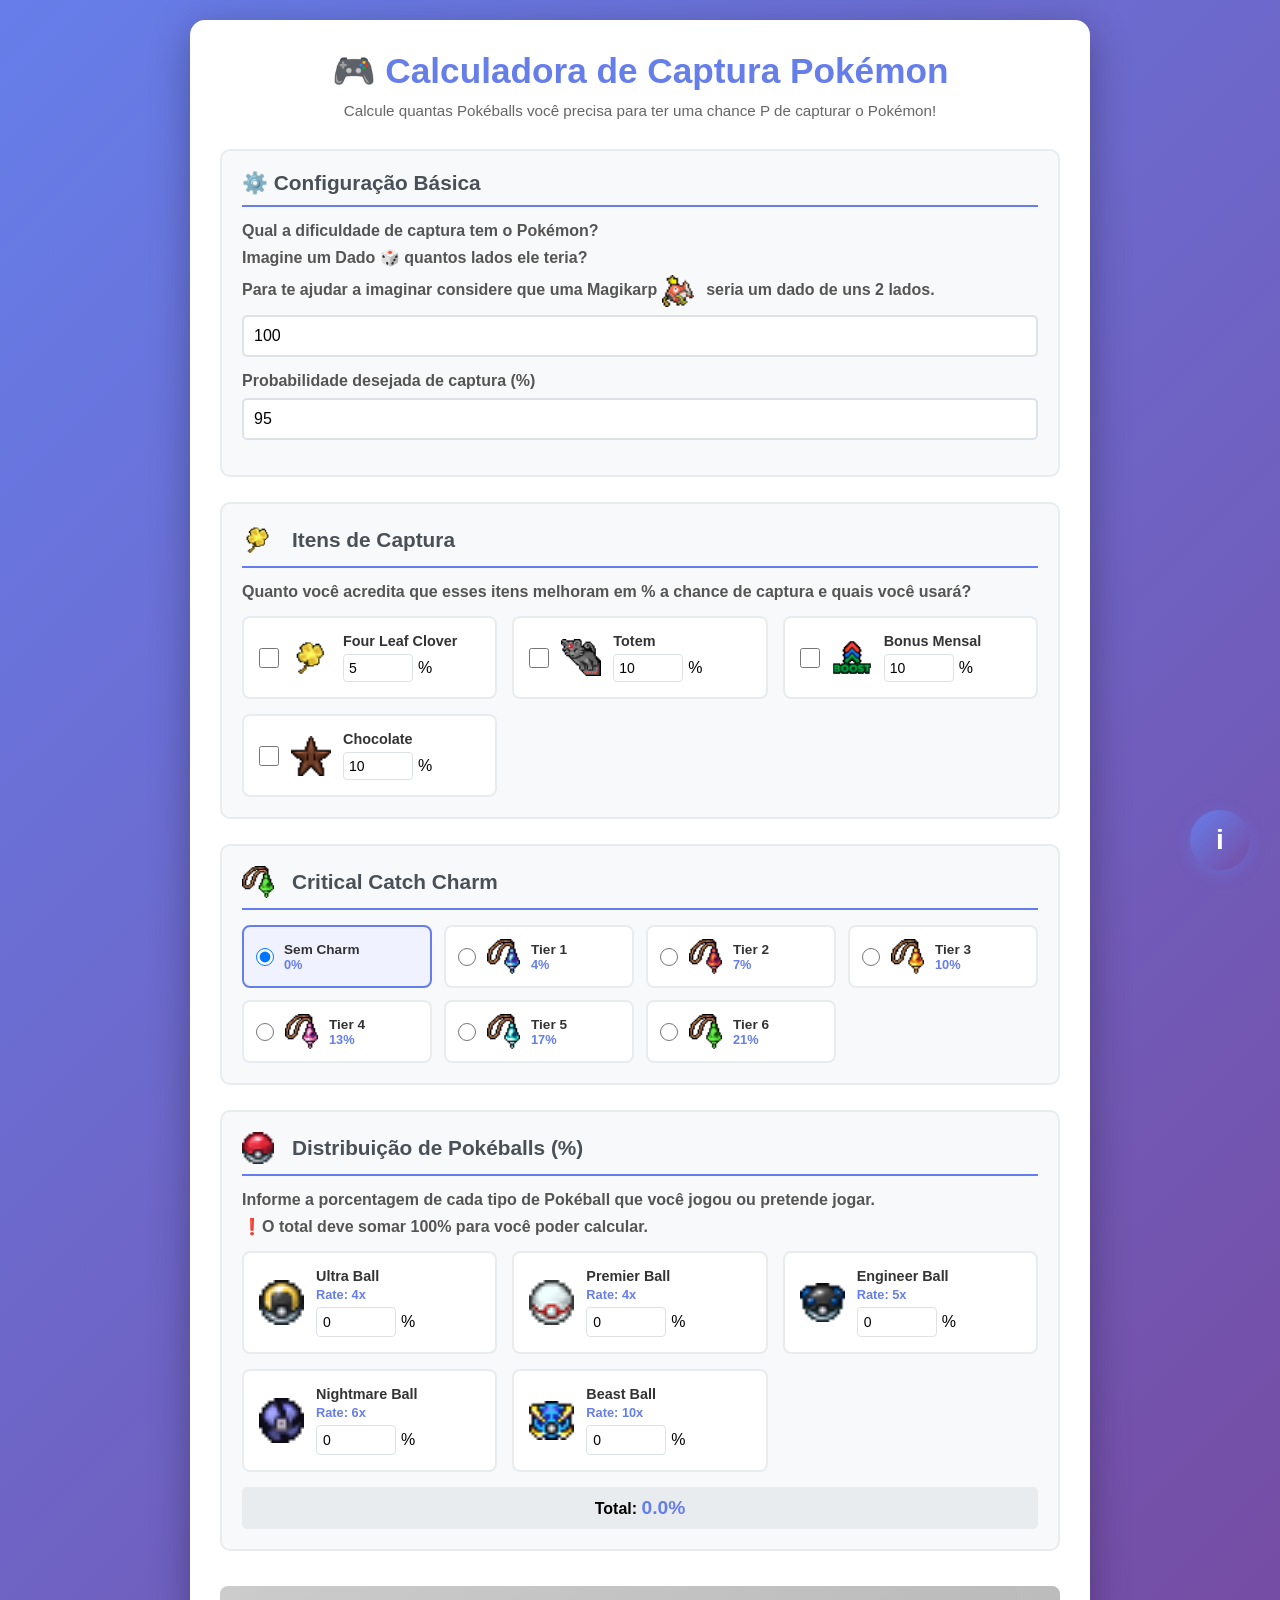
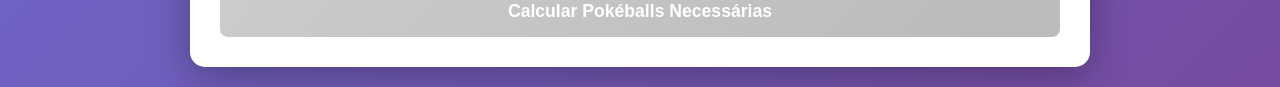
<file: caculadoras/balls/index.html>
<!DOCTYPE html>
<html lang="pt-br">

<head>
    <meta charset="UTF-8">
    <meta name="viewport" content="width=device-width, initial-scale=1.0">
    <title>Calculadora de Captura Pokémon</title>
    <style>
        * {
            margin: 0;
            padding: 0;
            box-sizing: border-box;
        }

        body {
            font-family: 'Segoe UI', Tahoma, Geneva, Verdana, sans-serif;
            background: linear-gradient(135deg, #667eea 0%, #764ba2 100%);
            padding: 20px;
            min-height: 100vh;
        }

        .container {
            max-width: 900px;
            margin: auto;
            background-color: #fff;
            border-radius: 15px;
            box-shadow: 0 10px 40px rgba(0, 0, 0, 0.3);
            padding: 30px;
        }

        h1 {
            color: #667eea;
            text-align: center;
            margin-bottom: 10px;
            font-size: 2.2em;
        }

        .subtitle {
            text-align: center;
            color: #666;
            margin-bottom: 30px;
            font-size: 0.95em;
        }

        .section {
            background-color: #f8f9fa;
            padding: 20px;
            border-radius: 10px;
            margin-bottom: 25px;
            border: 2px solid #e9ecef;
        }

        .section-title {
            color: #495057;
            font-size: 1.3em;
            margin-bottom: 15px;
            padding-bottom: 10px;
            border-bottom: 2px solid #667eea;
            display: flex;
            align-items: center;
            gap: 10px;
        }

        .input-group {
            margin-bottom: 15px;
        }

        .input-group label {
            display: block;
            margin-bottom: 8px;
            font-weight: 600;
            color: #555;
        }

        .input-group input[type="number"] {
            width: 100%;
            padding: 10px;
            border: 2px solid #dee2e6;
            border-radius: 5px;
            font-size: 16px;
            transition: border-color 0.3s;
        }

        .input-group input[type="number"]:focus {
            outline: none;
            border-color: #667eea;
        }

        /* Itens Section */
        .items-grid {
            display: grid;
            grid-template-columns: repeat(auto-fit, minmax(250px, 1fr));
            gap: 15px;
        }

        .item-card {
            background: white;
            padding: 15px;
            border-radius: 8px;
            border: 2px solid #e9ecef;
            display: flex;
            align-items: center;
            gap: 12px;
        }

        .item-card input[type="checkbox"] {
            width: 20px;
            height: 20px;
            cursor: pointer;
        }

        .item-image {
            width: 40px;
            height: 40px;
            object-fit: contain;
        }

        .item-info {
            flex: 1;
        }

        .item-name {
            font-weight: 600;
            color: #333;
            margin-bottom: 5px;
            font-size: 0.9em;
        }

        .item-input {
            display: flex;
            align-items: center;
            gap: 5px;
        }

        .item-input input {
            width: 70px;
            padding: 5px;
            border: 1px solid #dee2e6;
            border-radius: 4px;
            font-size: 14px;
        }

        /* Critical Catch Section */
        .critical-grid {
            display: grid;
            grid-template-columns: repeat(auto-fit, minmax(150px, 1fr));
            gap: 12px;
        }

        .critical-option {
            background: white;
            padding: 12px;
            border-radius: 8px;
            border: 2px solid #e9ecef;
            display: flex;
            align-items: center;
            gap: 10px;
            cursor: pointer;
            transition: all 0.3s;
        }

        .critical-option:hover {
            border-color: #667eea;
            transform: translateY(-2px);
        }

        .critical-option input[type="radio"] {
            width: 18px;
            height: 18px;
            cursor: pointer;
        }

        .critical-option.selected {
            border-color: #667eea;
            background-color: #f0f3ff;
        }

        .critical-image {
            width: 35px;
            height: 35px;
            object-fit: contain;
        }

        .critical-info {
            flex: 1;
        }

        .critical-name {
            font-weight: 600;
            color: #333;
            font-size: 0.85em;
        }

        .critical-chance {
            color: #667eea;
            font-size: 0.8em;
            font-weight: 600;
        }

        /* Pokéballs Section */
        .pokeballs-grid {
            display: grid;
            grid-template-columns: repeat(auto-fit, minmax(200px, 1fr));
            gap: 15px;
        }

        .pokeball-card {
            background: white;
            padding: 15px;
            border-radius: 8px;
            border: 2px solid #e9ecef;
            display: flex;
            align-items: center;
            gap: 12px;
        }

        .pokeball-image {
            width: 45px;
            height: 45px;
            object-fit: contain;
        }

        .pokeball-info {
            flex: 1;
        }

        .pokeball-name {
            font-weight: 600;
            color: #333;
            margin-bottom: 3px;
            font-size: 0.9em;
        }

        .pokeball-rate {
            color: #667eea;
            font-size: 0.8em;
            font-weight: 600;
            margin-bottom: 5px;
        }

        .pokeball-input {
            display: flex;
            align-items: center;
        }

        .pokeball-input input {
            width: 80px;
            padding: 6px;
            border: 1px solid #dee2e6;
            border-radius: 4px;
            font-size: 14px;
        }

        /* Button */
        .calculate-btn {
            background: linear-gradient(135deg, #667eea 0%, #764ba2 100%);
            color: white;
            padding: 15px 30px;
            border: none;
            border-radius: 8px;
            cursor: pointer;
            font-size: 1.1em;
            font-weight: bold;
            width: 100%;
            transition: transform 0.3s, box-shadow 0.3s, opacity 0.3s;
            margin-top: 10px;
        }

        .calculate-btn:hover:not(:disabled) {
            transform: translateY(-2px);
            box-shadow: 0 5px 20px rgba(102, 126, 234, 0.4);
        }

        .calculate-btn:disabled {
            opacity: 0.5;
            cursor: not-allowed;
            background: linear-gradient(135deg, #999 0%, #777 100%);
        }

        /* Result */
        .result {
            background: linear-gradient(135deg, #e0f7fa 0%, #e1bee7 100%);
            padding: 25px;
            border-radius: 10px;
            margin-top: 25px;
            text-align: center;
            display: none;
        }

        .result.show {
            display: block;
            animation: slideIn 0.5s ease;
        }

        @keyframes slideIn {
            from {
                opacity: 0;
                transform: translateY(-20px);
            }

            to {
                opacity: 1;
                transform: translateY(0);
            }
        }

        .result h3 {
            color: #4a148c;
            margin-bottom: 15px;
            font-size: 1.5em;
        }

        .result-value {
            font-size: 2.5em;
            font-weight: bold;
            color: #667eea;
            margin: 15px 0;
        }

        .result-details {
            color: #555;
            line-height: 1.8;
            font-size: 1.05em;
        }

        .result-details strong {
            color: #4a148c;
        }

        .error {
            background-color: #ffebee;
            color: #c62828;
            padding: 15px;
            border-radius: 8px;
            border: 2px solid #ef5350;
            margin-top: 15px;
            font-weight: 600;
        }

        /* Info Button */
        .info-button {
            position: fixed;
            bottom: 30px;
            right: 30px;
            width: 60px;
            height: 60px;
            border-radius: 50%;
            background: linear-gradient(135deg, #667eea 0%, #764ba2 100%);
            color: white;
            border: none;
            font-size: 28px;
            font-weight: bold;
            cursor: pointer;
            box-shadow: 0 4px 15px rgba(102, 126, 234, 0.4);
            transition: transform 0.3s, box-shadow 0.3s;
            z-index: 1000;
            display: flex;
            align-items: center;
            justify-content: center;
        }

        .info-button:hover {
            transform: scale(1.1);
            box-shadow: 0 6px 20px rgba(102, 126, 234, 0.6);
        }

        /* Modal */
        .modal {
            display: none;
            position: fixed;
            z-index: 2000;
            left: 0;
            top: 0;
            width: 100%;
            height: 100%;
            background-color: rgba(0, 0, 0, 0.6);
            overflow: auto;
        }

        .modal.show {
            display: flex;
            align-items: center;
            justify-content: center;
            animation: fadeIn 0.3s ease;
        }

        @keyframes fadeIn {
            from { opacity: 0; }
            to { opacity: 1; }
        }

        .modal-content {
            background-color: #fff;
            margin: 20px;
            padding: 30px;
            border-radius: 15px;
            max-width: 800px;
            max-height: 90vh;
            overflow-y: auto;
            box-shadow: 0 10px 40px rgba(0,0,0,0.3);
            animation: slideDown 0.3s ease;
        }

        @keyframes slideDown {
            from {
                transform: translateY(-50px);
                opacity: 0;
            }
            to {
                transform: translateY(0);
                opacity: 1;
            }
        }

        .modal-header {
            display: flex;
            justify-content: space-between;
            align-items: center;
            margin-bottom: 20px;
            padding-bottom: 15px;
            border-bottom: 2px solid #667eea;
        }

        .modal-header h2 {
            color: #667eea;
            margin: 0;
            font-size: 1.8em;
        }

        .close-button {
            background: none;
            border: none;
            font-size: 32px;
            color: #999;
            cursor: pointer;
            transition: color 0.3s;
            line-height: 1;
        }

        .close-button:hover {
            color: #667eea;
        }

        .modal-section {
            margin-bottom: 20px;
        }

        .modal-section h3 {
            color: #495057;
            font-size: 1.3em;
            margin-bottom: 10px;
            display: flex;
            align-items: center;
            gap: 10px;
        }

        .modal-section p, .modal-section li {
            color: #555;
            line-height: 1.8;
            margin-bottom: 10px;
        }

        .modal-section ul {
            list-style: none;
            padding-left: 0;
        }

        .modal-section li {
            padding-left: 25px;
            position: relative;
        }

        .modal-section li:before {
            content: "•";
            color: #667eea;
            font-weight: bold;
            position: absolute;
            left: 8px;
        }

        .code-block {
            background-color: #f8f9fa;
            padding: 12px;
            border-radius: 5px;
            border-left: 4px solid #667eea;
            font-family: 'Courier New', monospace;
            font-size: 0.9em;
            color: #333;
            margin: 10px 0;
            overflow-x: auto;
        }

        .highlight {
            background-color: #fff3cd;
            padding: 2px 6px;
            border-radius: 3px;
            font-weight: 600;
        }
    </style>
</head>

<body>
    <div class="container">
        <h1>🎮 Calculadora de Captura Pokémon</h1>
        <p class="subtitle">Calcule quantas Pokéballs você precisa para ter uma chance P de capturar o Pokémon!</p>

        <!-- Configuração Básica -->
        <div class="section">
            <h2 class="section-title">⚙️ Configuração Básica</h2>

            <div class="input-group">
                <label for="diceSides">Qual a dificuldade de captura tem o Pokémon?</label>
                <label for="diceSides">Imagine um Dado 🎲 quantos lados ele teria?</label>
                <label for="diceSides">Para te ajudar a imaginar considere que uma Magikarp <img
                        src="Imagens/Mini_Magikarp.png" alt="Clover"
                        style="width: 32px; height: 32px; vertical-align: middle; margin-right: 8px;"> seria um dado de
                    uns 2 lados.</label>
                <input type="number" id="diceSides" value="100" min="2">
            </div>

            <div class="input-group">
                <label for="targetProbability">Probabilidade desejada de captura (%)</label>
                <input type="number" id="targetProbability" value="95" min="0.0001" max="99.9999" step="0.01">
            </div>
        </div>

        <!-- Itens -->
        <div class="section">
            <h2 class="section-title"><img src="Imagens/Itens/28px-Four_Leaf_Clover.gif" alt="Clover"
                    style="width: 32px; height: 32px; vertical-align: middle; margin-right: 8px;"> Itens de Captura</h2>
            <div class="input-group">
                <label for="diceSides">Quanto você acredita que esses itens melhoram em % a chance de captura e quais
                    você usará?</label>
            </div>
            <div class="items-grid" id="itemsGrid">
                <div class="item-card">
                    <input type="checkbox" id="item-clover" class="item-checkbox">
                    <img src="Imagens/Itens/28px-Four_Leaf_Clover.gif" alt="Four Leaf Clover" class="item-image">
                    <div class="item-info">
                        <div class="item-name">Four Leaf Clover</div>
                        <div class="item-input">
                            <input type="number" id="item-clover-value" value="5" min="0" max="100" step="0.1">
                            <span>%</span>
                        </div>
                    </div>
                </div>

                <div class="item-card">
                    <input type="checkbox" id="item-totem" class="item-checkbox">
                    <img src="Imagens/Itens/totem.png" alt="Totem" class="item-image">
                    <div class="item-info">
                        <div class="item-name">Totem</div>
                        <div class="item-input">
                            <input type="number" id="item-totem-value" value="10" min="0" max="100" step="0.1">
                            <span>%</span>
                        </div>
                    </div>
                </div>

                <div class="item-card">
                    <input type="checkbox" id="item-bonus" class="item-checkbox">
                    <img src="Imagens/Itens/Bonus_Mensal.png" alt="Bonus Mensal" class="item-image">
                    <div class="item-info">
                        <div class="item-name">Bonus Mensal</div>
                        <div class="item-input">
                            <input type="number" id="item-bonus-value" value="10" min="0" max="100" step="0.1">
                            <span>%</span>
                        </div>
                    </div>
                </div>

                <div class="item-card">
                    <input type="checkbox" id="item-chocolate" class="item-checkbox">
                    <img src="Imagens/Itens/chocolate.png" alt="Chocolate" class="item-image">
                    <div class="item-info">
                        <div class="item-name">Chocolate</div>
                        <div class="item-input">
                            <input type="number" id="item-chocolate-value" value="10" min="0" max="100" step="0.1">
                            <span>%</span>
                        </div>
                    </div>
                </div>
            </div>
        </div>

        <!-- Critical Catch -->
        <div class="section">
            <h2 class="section-title"><img src="Imagens/Criticos/Critical_catch_charm_Tier_6.png"
                    alt="Critcal Catch Charm"
                    style="width: 32px; height: 32px; vertical-align: middle; margin-right: 8px;"> Critical Catch
                Charm</h2>
            <div class="critical-grid" id="criticalGrid">
                <div class="critical-option" data-tier="0">
                    <input type="radio" name="critical" id="critical-none" value="0" checked>
                    <div class="critical-info">
                        <div class="critical-name">Sem Charm</div>
                        <div class="critical-chance">0%</div>
                    </div>
                </div>

                <div class="critical-option" data-tier="1">
                    <input type="radio" name="critical" id="critical-1" value="4">
                    <img src="Imagens/Criticos/Critical_Catch_Charm_(Tier_1).png" alt="Tier 1" class="critical-image">
                    <div class="critical-info">
                        <div class="critical-name">Tier 1</div>
                        <div class="critical-chance">4%</div>
                    </div>
                </div>

                <div class="critical-option" data-tier="2">
                    <input type="radio" name="critical" id="critical-2" value="7">
                    <img src="Imagens/Criticos/Critical_catch_charm_Tier_2.png" alt="Tier 2" class="critical-image">
                    <div class="critical-info">
                        <div class="critical-name">Tier 2</div>
                        <div class="critical-chance">7%</div>
                    </div>
                </div>

                <div class="critical-option" data-tier="3">
                    <input type="radio" name="critical" id="critical-3" value="10">
                    <img src="Imagens/Criticos/Critical_catch_charm_Tier_3.png" alt="Tier 3" class="critical-image">
                    <div class="critical-info">
                        <div class="critical-name">Tier 3</div>
                        <div class="critical-chance">10%</div>
                    </div>
                </div>

                <div class="critical-option" data-tier="4">
                    <input type="radio" name="critical" id="critical-4" value="13">
                    <img src="Imagens/Criticos/Critical_catch_charm_Tier_4.png" alt="Tier 4" class="critical-image">
                    <div class="critical-info">
                        <div class="critical-name">Tier 4</div>
                        <div class="critical-chance">13%</div>
                    </div>
                </div>

                <div class="critical-option" data-tier="5">
                    <input type="radio" name="critical" id="critical-5" value="17">
                    <img src="Imagens/Criticos/Critical_catch_charm_Tier_5.png" alt="Tier 5" class="critical-image">
                    <div class="critical-info">
                        <div class="critical-name">Tier 5</div>
                        <div class="critical-chance">17%</div>
                    </div>
                </div>

                <div class="critical-option" data-tier="6">
                    <input type="radio" name="critical" id="critical-6" value="21">
                    <img src="Imagens/Criticos/Critical_catch_charm_Tier_6.png" alt="Tier 6" class="critical-image">
                    <div class="critical-info">
                        <div class="critical-name">Tier 6</div>
                        <div class="critical-chance">21%</div>
                    </div>
                </div>
            </div>
        </div>

        <!-- Pokéballs -->
        <div class="section">
            <h2 class="section-title"><img src="Imagens/Pokeballs/Poke-ball(1).png" alt="Pokéball"
                    style="width: 32px; height: 32px; vertical-align: middle; margin-right: 8px;"> Distribuição de
                Pokéballs (%)</h2>

            <div class="input-group">

                <label for="diceSides">Informe a porcentagem de cada tipo de Pokéball que você jogou ou pretende
                    jogar.</label>
                <label for="diceSides">❗O total deve somar 100% para você poder calcular.</label>

            </div>
            <div id="percentageWarning" class="error" style="display: none; margin-bottom: 15px;"></div>
            <div class="pokeballs-grid" id="pokeballsGrid">
                <div class="pokeball-card">
                    <img src="Imagens/Pokeballs/Ultra-ball(1).png" alt="Ultra Ball" class="pokeball-image">
                    <div class="pokeball-info">
                        <div class="pokeball-name">Ultra Ball</div>
                        <div class="pokeball-rate">Rate: 4x</div>
                        <div class="pokeball-input">
                            <input type="number" id="ball-ultra" value="0" min="0" max="100" step="0.1" data-rate="4"
                                class="ball-percentage">
                            <span style="margin-left: 5px;">%</span>
                        </div>
                    </div>
                </div>

                <div class="pokeball-card">
                    <img src="Imagens/Pokeballs/Premier-ball(1).png" alt="Premier Ball" class="pokeball-image">
                    <div class="pokeball-info">
                        <div class="pokeball-name">Premier Ball</div>
                        <div class="pokeball-rate">Rate: 4x</div>
                        <div class="pokeball-input">
                            <input type="number" id="ball-premier" value="0" min="0" max="100" step="0.1" data-rate="4"
                                class="ball-percentage">
                            <span style="margin-left: 5px;">%</span>
                        </div>
                    </div>
                </div>

                <div class="pokeball-card">
                    <img src="Imagens/Pokeballs/Engineer-ball.png" alt="Engineer Ball" class="pokeball-image">
                    <div class="pokeball-info">
                        <div class="pokeball-name">Engineer Ball</div>
                        <div class="pokeball-rate">Rate: 5x</div>
                        <div class="pokeball-input">
                            <input type="number" id="ball-engineer" value="0" min="0" max="100" step="0.1" data-rate="5"
                                class="ball-percentage">
                            <span style="margin-left: 5px;">%</span>
                        </div>
                    </div>
                </div>

                <div class="pokeball-card">
                    <img src="Imagens/Pokeballs/Nightmare_Ball.png" alt="Nightmare Ball" class="pokeball-image">
                    <div class="pokeball-info">
                        <div class="pokeball-name">Nightmare Ball</div>
                        <div class="pokeball-rate">Rate: 6x</div>
                        <div class="pokeball-input">
                            <input type="number" id="ball-nightmare" value="0" min="0" max="100" step="0.1"
                                data-rate="6" class="ball-percentage">
                            <span style="margin-left: 5px;">%</span>
                        </div>
                    </div>
                </div>

                <div class="pokeball-card">
                    <img src="Imagens/Pokeballs/Beast_Ball.png" alt="Beast Ball" class="pokeball-image">
                    <div class="pokeball-info">
                        <div class="pokeball-name">Beast Ball</div>
                        <div class="pokeball-rate">Rate: 10x</div>
                        <div class="pokeball-input">
                            <input type="number" id="ball-beast" value="0" min="0" max="100" step="0.1" data-rate="10"
                                class="ball-percentage">
                            <span style="margin-left: 5px;">%</span>
                        </div>
                    </div>
                </div>
            </div>
            <div style="margin-top: 15px; padding: 10px; background: #e9ecef; border-radius: 5px; text-align: center;">
                <strong>Total:</strong> <span id="totalPercentage"
                    style="color: #667eea; font-size: 1.2em; font-weight: bold;">0%</span>
            </div>
        </div>

        <button class="calculate-btn" id="calculateBtn">Calcular Pokéballs Necessárias</button>

        <div id="result" class="result"></div>
    </div>

    <!-- Info Button -->
    <button class="info-button" id="infoBtn">i</button>

    <!-- Modal -->
    <div id="infoModal" class="modal">
        <div class="modal-content">
            <div class="modal-header">
                <h2>📊 Como Funciona a Calculadora</h2>
                <button class="close-button" id="closeModal">&times;</button>
            </div>

            <div class="modal-section">
                <h3>1️⃣ Chance Base</h3>
                <div class="code-block">
                    Chance Base = 1 / Lados do Dado
                </div>
                <p>
                    <strong>Exemplo:</strong> Pokémon com dificuldade de captura equivalente a um dado de 100 lados:<br>
                    Chance base = 1/100 = <span class="highlight">1%</span>
                </p>
            </div>

            <div class="modal-section">
                <h3>2️⃣ Bônus dos Itens (Multiplicativo)</h3>
                <div class="code-block">
                    Multiplicador dos Itens = 1 + (Soma dos Bônus / 100)<br>
                    Chance com Itens = Chance Base × Multiplicador dos Itens
                </div>
                <p>
                    <strong>Exemplo:</strong> Chance base de 1% com 30% de bônus (Totem 10% + Bonus 10% + Chocolate 10%):<br>
                    Multiplicador = 1 + 30/100 = <span class="highlight">1.3x</span><br>
                    Chance com itens = 1% × 1.3 = <span class="highlight">1.3%</span>
                </p>
                <p>
                    <strong>Importante:</strong> Os itens <strong>aumentam</strong> a chance de captura multiplicativamente, não reduzem a dificuldade!
                </p>
            </div>

            <div class="modal-section">
                <h3>3️⃣ Rate das Pokéballs (Multiplicativo)</h3>
                <div class="code-block">
                    Chance com Ball = Chance com Itens × Rate da Ball
                </div>
                <p>
                    <strong>Exemplo:</strong> Chance de 1.3% com itens usando Ultra Ball (rate 4x):<br>
                    1.3% × 4 = <span class="highlight">5.2%</span>
                </p>
                <p>
                    <strong>Exemplo 2:</strong> Mesma situação com Beast Ball (rate 10x):<br>
                    1.3% × 10 = <span class="highlight">13%</span>
                </p>
            </div>

            <div class="modal-section">
                <h3>4️⃣ Critical Catch (Evento Probabilístico)</h3>
                <div class="code-block">
                    Chance Normal = (1/Dado) × (1 + Itens%) × BallRate<br>
                    Chance Crítica = (1/Dado) × (1 + Itens%) × (BallRate × 2)<br>
                    <br>
                    Chance Média = (1 - C%) × Chance Normal + C% × Chance Crítica
                </div>
                <p>
                    <strong>Como funciona:</strong> O critical catch NÃO multiplica toda a chance.
                    Em <span class="highlight">X% das jogadas</span>, você terá sorte e <strong>apenas o rate da ball</strong>
                    será dobrado naquela jogada específica!
                </p>
                <p>
                    <strong>Exemplo:</strong> Dado 100, +30% itens, Ultra Ball (4x), 10% de critical:<br>
                    • Chance base com itens: 1% × 1.3 = 1.3%<br>
                    • Em 90% das jogadas: 1.3% × 4 = <span class="highlight">5.2%</span><br>
                    • Em 10% das jogadas: 1.3% × 8 = <span class="highlight">10.4%</span> (rate dobrado!)<br>
                    • Média ponderada: 0.9 × 5.2% + 0.1 × 10.4% = <span class="highlight">5.72%</span>
                </p>
            </div>

            <div class="modal-section">
                <h3>5️⃣ Distribuição de Pokéballs</h3>
                <div class="code-block">
                    Chance Total = Σ (Proporção da Ball × Chance da Ball)
                </div>
                <p>
                    <strong>Exemplo:</strong> 50% Ultra Ball (5.72%) + 50% Beast Ball (14.3%):<br>
                    0.5 × 5.72% + 0.5 × 14.3% = <span class="highlight">10.01% de chance média por jogada</span>
                </p>
            </div>

            <div class="modal-section">
                <h3>6️⃣ Número de Jogadas Necessárias</h3>
                <div class="code-block">
                    N = log(1 - P desejado) ÷ log(1 - chance por jogada)
                </div>
                <p>
                    Esta é a fórmula da <strong>distribuição geométrica</strong>, que calcula:
                    "Quantas tentativas preciso para ter P% de chance de sucesso?"
                </p>
                <p>
                    <strong>Exemplo:</strong> Com 10.01% de chance por jogada, para ter 95% de certeza:<br>
                    N = log(1 - 0.95) ÷ log(1 - 0.1001)<br>
                    N = log(0.05) ÷ log(0.8999) = <span class="highlight">28.3 ≈ 29 pokéballs</span>
                </p>
            </div>

            <div class="modal-section">
                <h3>✅ Resumo da Ordem de Aplicação</h3>
                <ul>
                    <li><strong>1º:</strong> Chance base = 1 / Lados do Dado</li>
                    <li><strong>2º:</strong> Itens <strong>multiplicam</strong> a chance base (ex: +30% → ×1.3)</li>
                    <li><strong>3º:</strong> Rate da Pokéball <strong>multiplica</strong> a chance com itens (ex: Ultra Ball ×4)</li>
                    <li><strong>4º:</strong> Critical Catch tem X% de chance de <strong>dobrar apenas o rate da ball</strong> naquela jogada</li>
                    <li><strong>5º:</strong> Distribuição de balls pondera as diferentes chances</li>
                    <li><strong>6º:</strong> Distribuição geométrica calcula quantas tentativas são necessárias</li>
                </ul>
                <p style="margin-top: 15px;">
                    <strong>📐 Fórmula completa:</strong><br>
                    <span class="highlight">Chance Final = (1/Dado) × (1 + Itens%) × (BallRate × (1 + CriticalChance))</span><br>
                   
                </p>
            </div>
        </div>
    </div>

    <script>
        // Dados das pokéballs
        const pokeballs = [
            { id: 'ball-ultra', rate: 4 },
            { id: 'ball-premier', rate: 4 },
            { id: 'ball-engineer', rate: 5 },
            { id: 'ball-nightmare', rate: 6 },
            { id: 'ball-beast', rate: 10 }
        ];

        // Highlight da opção de critical selecionada
        document.querySelectorAll('.critical-option').forEach(option => {
            option.addEventListener('click', function () {
                document.querySelectorAll('.critical-option').forEach(o => o.classList.remove('selected'));
                this.classList.add('selected');
                this.querySelector('input[type="radio"]').checked = true;
            });
        });

        // Marca a opção "Sem Charm" como selecionada inicialmente
        document.querySelector('.critical-option[data-tier="0"]').classList.add('selected');

        // Atualizar total de porcentagem em tempo real
        function updatePercentageTotal() {
            let total = 0;
            document.querySelectorAll('.ball-percentage').forEach(input => {
                total += parseFloat(input.value) || 0;
            });

            const totalSpan = document.getElementById('totalPercentage');
            const warningDiv = document.getElementById('percentageWarning');
            const calculateBtn = document.getElementById('calculateBtn');

            totalSpan.textContent = total.toFixed(1) + '%';

            if (total > 100) {
                totalSpan.style.color = '#c62828';
                warningDiv.textContent = '⚠️ O total das porcentagens não pode exceder 100%!';
                warningDiv.style.display = 'block';
                calculateBtn.disabled = true;
            } else if (total > 0 && total < 100) {
                totalSpan.style.color = '#ff9800';
                warningDiv.textContent = '⚠️ O total das porcentagens está abaixo de 100%. Restam ' + (100 - total).toFixed(1) + '%.';
                warningDiv.style.display = 'block';
                calculateBtn.disabled = true;
            } else if (total === 100) {
                totalSpan.style.color = '#28a745';
                warningDiv.style.display = 'none';
                calculateBtn.disabled = false;
            } else {
                totalSpan.style.color = '#667eea';
                warningDiv.style.display = 'none';
                calculateBtn.disabled = true;
            }
        }

        // Adicionar listeners para atualizar o total
        document.querySelectorAll('.ball-percentage').forEach(input => {
            input.addEventListener('input', updatePercentageTotal);
        });

        // Atualizar estado inicial do botão
        updatePercentageTotal();

        // Função principal de cálculo
        function calculateCaptureChance() {
            const resultDiv = document.getElementById('result');

            try {
                // 1. Obter configuração básica
                const baseDiceSides = parseInt(document.getElementById('diceSides').value);
                const targetProbability = parseFloat(document.getElementById('targetProbability').value) / 100;

                if (baseDiceSides < 2) {
                    throw new Error('O dado deve ter pelo menos 2 lados.');
                }
                if (targetProbability <= 0 || targetProbability >= 1) {
                    throw new Error('A probabilidade deve estar entre 0.0001% e 99.9999%.');
                }

                // 2. Calcular bônus dos itens (aumentam a chance de captura)
                let itemBonus = 0;

                if (document.getElementById('item-clover').checked) {
                    itemBonus += parseFloat(document.getElementById('item-clover-value').value);
                }
                if (document.getElementById('item-totem').checked) {
                    itemBonus += parseFloat(document.getElementById('item-totem-value').value);
                }
                if (document.getElementById('item-bonus').checked) {
                    itemBonus += parseFloat(document.getElementById('item-bonus-value').value);
                }
                if (document.getElementById('item-chocolate').checked) {
                    itemBonus += parseFloat(document.getElementById('item-chocolate-value').value);
                }

                // Multiplicador dos itens (aumentam a chance multiplicativamente)
                const itemMultiplier = 1 + itemBonus / 100;

                // 3. Obter chance de critical catch
                const criticalChance = parseFloat(document.querySelector('input[name="critical"]:checked').value) / 100;

                // 4. Coletar informações das pokéballs (porcentagens)
                const ballsUsed = [];
                let totalPercentage = 0;

                pokeballs.forEach(ball => {
                    const percentage = parseFloat(document.getElementById(ball.id).value) || 0;
                    if (percentage > 0) {
                        ballsUsed.push({ rate: ball.rate, percentage: percentage });
                        totalPercentage += percentage;
                    }
                });

                // Validar total de porcentagem
                if (totalPercentage > 100) {
                    throw new Error('O total das porcentagens não pode exceder 100%!');
                }

                // 5. Calcular probabilidade de captura considerando tudo
                let totalCaptureChance = 0;

                if (totalPercentage > 0) {
                    // Calcular chance acumulada considerando as pokéballs usadas
                    ballsUsed.forEach(ball => {
                        const proportion = ball.percentage / 100; // Converte % para proporção

                        // Chance base: (1/baseDiceSides) × itemMultiplier × ballRate
                        const baseChancePerThrow = (1 / baseDiceSides) * itemMultiplier * ball.rate;

                        // Chance com critical (dobra apenas o rate da ball)
                        const criticalChancePerThrow = (1 / baseDiceSides) * itemMultiplier * (ball.rate * 2);

                        // Chance combinada por jogada (normal + critical)
                        const combinedChancePerThrow = (1 - criticalChance) * baseChancePerThrow +
                            criticalChance * criticalChancePerThrow;

                        totalCaptureChance += proportion * combinedChancePerThrow;
                    });

                    // Calcular N com a chance média
                    const failureChance = 1 - totalCaptureChance;
                    const n = Math.log(1 - targetProbability) / Math.log(failureChance);

                    displayResult({
                        n: n,
                        baseDiceSides: baseDiceSides,
                        itemMultiplier: itemMultiplier,
                        itemBonus: itemBonus,
                        criticalChance: criticalChance * 100,
                        targetProbability: targetProbability * 100,
                        totalPercentage: totalPercentage,
                        ballsUsed: ballsUsed,
                        avgChancePerThrow: totalCaptureChance * 100
                    });
                } else {
                    throw new Error('Você precisa especificar pelo menos uma Pokéball com porcentagem > 0%!');
                }

            } catch (error) {
                resultDiv.innerHTML = `<div class="error">❌ ${error.message}</div>`;
                resultDiv.classList.add('show');
            }
        }

        function displayResult(data) {
            const resultDiv = document.getElementById('result');

            let html = `
                <h3>📊 Resultado do Cálculo</h3>
                <div class="result-value">${Math.ceil(data.n)} Pokéballs</div>
                <div class="result-details">
                    <p><strong>Chance base:</strong> 1 em ${data.baseDiceSides.toFixed(2)} (${(100 / data.baseDiceSides).toFixed(4)}%)</p>
            `;

            if (data.itemBonus > 0) {
                const baseChance = 100 / data.baseDiceSides;
                const chanceWithItems = baseChance * data.itemMultiplier;
                html += `<p><strong>Bônus por itens:</strong> +${data.itemBonus.toFixed(1)}% → ${chanceWithItems.toFixed(4)}% de chance (multiplicador: ${data.itemMultiplier.toFixed(2)}x)</p>`;
            }

            if (data.criticalChance > 0) {
                html += `<p><strong>Critical Catch:</strong> ${data.criticalChance}% de chance de dobrar a captura</p>`;
            }

            // Mostrar detalhes das pokéballs usadas
            if (data.ballsUsed && data.ballsUsed.length > 0) {
                html += `<p><strong>Distribuição das Pokéballs:</strong></p><ul style="text-align: left; display: inline-block; margin: 10px auto;">`;
                data.ballsUsed.forEach(ball => {
                    const ballNames = {
                        4: 'Ultra/Premier Ball',
                        5: 'Engineer Ball',
                        6: 'Nightmare Ball',
                        10: 'Beast Ball'
                    };
                    html += `<li>${ballNames[ball.rate] || `Rate ${ball.rate}x`}: ${ball.percentage.toFixed(1)}%</li>`;
                });
                html += `</ul>`;
            }

            html += `<p><strong>Chance média por jogada:</strong> ${data.avgChancePerThrow.toFixed(4)}%</p>`;
            html += `<p><strong>Probabilidade desejada:</strong> ${data.targetProbability}%</p>`;
            html += `<p>💡 <strong>Você precisará jogar aproximadamente ${Math.ceil(data.n)} Pokéballs</strong> (com a distribuição informada) para ter ${data.targetProbability}% de chance de capturar!</p>`;

            if (data.totalPercentage < 100) {
                html += `<p style="color: #ff9800;">⚠️ <em>Nota: Você informou apenas ${data.totalPercentage.toFixed(1)}% das pokéballs. Os ${(100 - data.totalPercentage).toFixed(1)}% restantes não foram considerados no cálculo.</em></p>`;
            }

            html += `</div>`;

            resultDiv.innerHTML = html;
            resultDiv.classList.add('show');
        }

        // Event listeners
        document.getElementById('calculateBtn').addEventListener('click', calculateCaptureChance);

        // Modal controls
        const infoBtn = document.getElementById('infoBtn');
        const infoModal = document.getElementById('infoModal');
        const closeModal = document.getElementById('closeModal');

        infoBtn.addEventListener('click', () => {
            infoModal.classList.add('show');
        });

        closeModal.addEventListener('click', () => {
            infoModal.classList.remove('show');
        });

        // Fechar modal ao clicar fora do conteúdo
        infoModal.addEventListener('click', (e) => {
            if (e.target === infoModal) {
                infoModal.classList.remove('show');
            }
        });

        // Fechar modal com tecla ESC
        document.addEventListener('keydown', (e) => {
            if (e.key === 'Escape' && infoModal.classList.contains('show')) {
                infoModal.classList.remove('show');
            }
        });

        // Auto-calcular quando houver mudanças (opcional)
        document.querySelectorAll('input').forEach(input => {
            input.addEventListener('input', () => {
                // Você pode descomentar a linha abaixo para cálculo automático
                // calculateCaptureChance();
            });
        });
    </script>
</body>

</html>
</file>
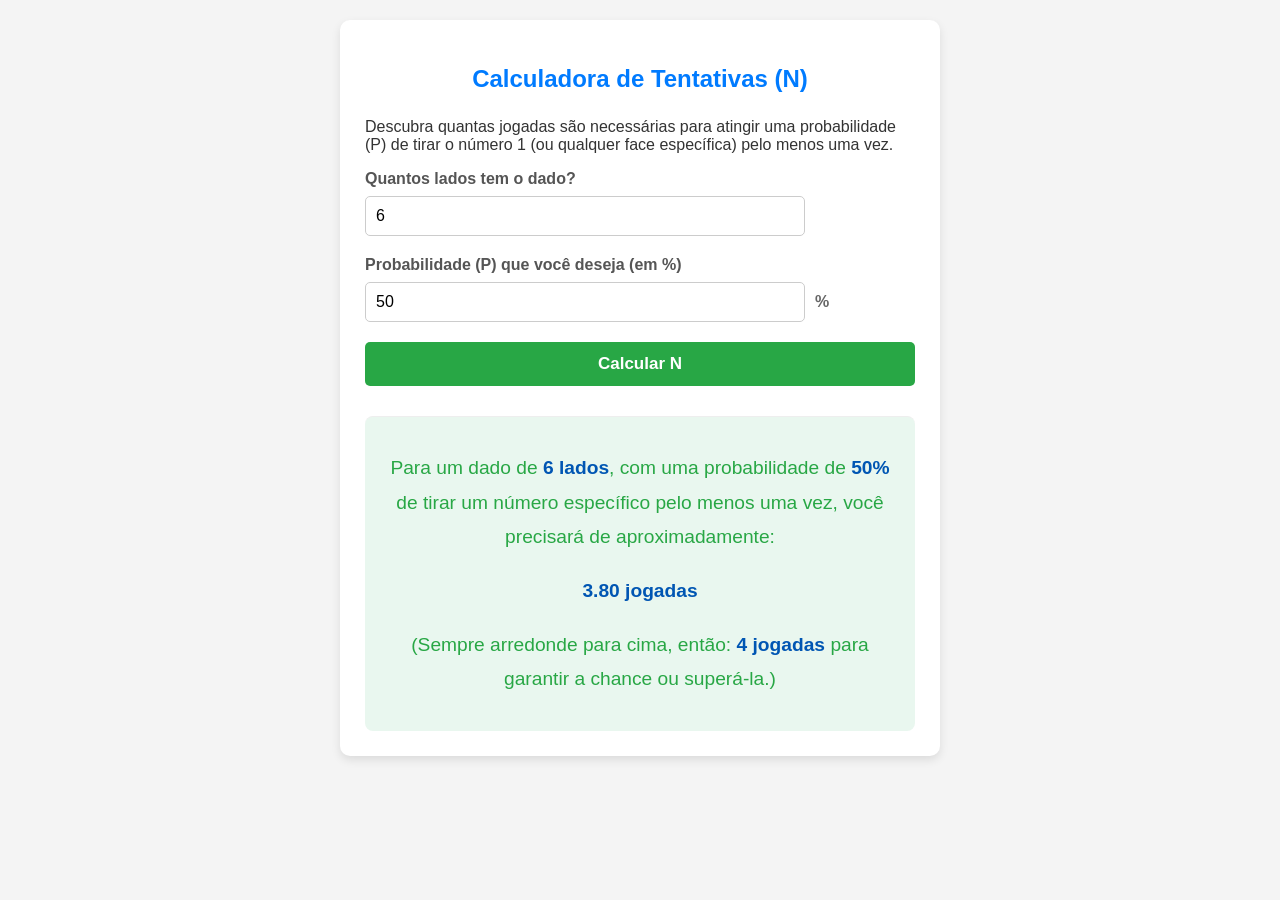
<file: caculadoras/balls/n-isolado.html>
<!DOCTYPE html>
<html lang="pt-br">
<head>
    <meta charset="UTF-8">
    <meta name="viewport" content="width=device-width, initial-scale=1.0">
    <title>Calculadora de Tentativas (N)</title>
    <style>
        body {
            font-family: Arial, sans-serif;
            margin: 20px;
            background-color: #f4f4f4;
            color: #333;
        }
        .container {
            max-width: 550px;
            margin: auto;
            padding: 25px;
            background-color: #fff;
            border-radius: 10px;
            box-shadow: 0 4px 10px rgba(0,0,0,0.1);
        }
        h2 {
            color: #007bff;
            text-align: center;
            margin-bottom: 25px;
        }
        .input-group {
            margin-bottom: 20px;
        }
        .input-group label {
            display: block;
            margin-bottom: 8px;
            font-weight: bold;
            color: #555;
        }
        .input-group input {
            width: calc(100% - 110px); /* Ajustado para deixar espaço para o % */
            padding: 10px;
            box-sizing: border-box;
            border: 1px solid #ccc;
            border-radius: 5px;
            font-size: 16px;
            display: inline-block;
            vertical-align: middle;
        }
        .input-group span {
            display: inline-block;
            vertical-align: middle;
            margin-left: 10px;
            font-size: 16px;
            font-weight: bold;
            color: #666;
        }
        button {
            background-color: #28a745;
            color: white;
            padding: 12px 20px;
            border: none;
            border-radius: 5px;
            cursor: pointer;
            font-size: 17px;
            font-weight: bold;
            width: 100%;
            transition: background-color 0.3s ease;
        }
        button:hover {
            background-color: #218838;
        }
        #resultado {
            margin-top: 30px;
            padding-top: 20px;
            border-top: 1px solid #eee;
            text-align: center;
            background-color: #e9f7ef; /* Fundo suave para o resultado */
            border-radius: 8px;
            padding: 15px;
        }
        #resultado p {
            font-size: 1.2em;
            line-height: 1.8;
            color: #28a745;
        }
        #resultado strong {
            color: #0056b3;
        }
        .error {
            color: red;
            font-weight: bold;
            margin-top: 10px;
        }
    </style>
</head>
<body>

    <div class="container">
        <h2>Calculadora de Tentativas (N)</h2>
        <p>Descubra quantas jogadas são necessárias para atingir uma probabilidade (P) de tirar o número 1 (ou qualquer face específica) pelo menos uma vez.</p>
        
        <div class="input-group">
            <label for="lados">Quantos lados tem o dado?</label>
            <input type="number" id="lados" value="6" min="2">
        </div>
        
        <div class="input-group">
            <label for="probabilidadeDesejada">Probabilidade (P) que você deseja (em %)</label>
            <input type="number" id="probabilidadeDesejada" value="50" min="0.0001" max="99.9999" step="0.0001"><span>%</span>
        </div>
        
        <button id="calcularBtn">Calcular N</button>
        
        <div id="resultado">
            </div>
    </div>

    <script>
        
        /**
         * Calcula o número de jogadas (N) necessárias para atingir uma probabilidade (P)
         * de tirar uma face específica pelo menos uma vez.
         *
         * @param {number} lados - O número de lados do dado (L).
         * @param {number} pDesejado - A probabilidade desejada (P), em decimal (ex: 0.5 para 50%).
         * @returns {number | string} O número de jogadas (N) ou uma mensagem de erro.
         */
        function calcularN(lados, pDesejado) {
            
            // Validações básicas
            if (lados < 2) {
                return "O dado deve ter pelo menos 2 lados.";
            }
            if (pDesejado <= 0 || pDesejado >= 1) { // P deve estar entre 0 e 1 (exclusivo)
                return "A probabilidade desejada deve ser maior que 0% e menor que 100%.";
            }

            const pComplemento = 1 - pDesejado; // (1 - P) da fórmula
            const baseLog = (lados - 1) / lados; // (L - 1) / L da fórmula

            // Validação para evitar log de zero ou negativo (ocorre se L=1, mas já bloqueamos)
            if (baseLog <= 0) {
                 return "Erro de cálculo: (L-1)/L deve ser maior que 0. Verifique os lados do dado.";
            }

            // Aplica a fórmula: N = ln(1 - P) / ln((L - 1) / L)
            const N = Math.log(pComplemento) / Math.log(baseLog);

            return N;
        }

        // --- Lógica de Interação da Página ---

        const inputLados = document.getElementById('lados');
        const inputProbabilidadeDesejada = document.getElementById('probabilidadeDesejada');
        const botao = document.getElementById('calcularBtn');
        const divResultado = document.getElementById('resultado');

        function atualizarResultadosNaTela() {
            const lados = parseInt(inputLados.value);
            // Converte a porcentagem para decimal
            const probabilidadeDesejadaPercentual = parseFloat(inputProbabilidadeDesejada.value);
            const pDesejadoDecimal = probabilidadeDesejadaPercentual / 100;

            let resultadoCalculo;
            let mensagemErro = "";

            // Validações iniciais dos inputs
            if (isNaN(lados) || lados < 2) {
                mensagemErro = "Por favor, insira um número de lados válido (mínimo 2).";
            } else if (isNaN(probabilidadeDesejadaPercentual) || probabilidadeDesejadaPercentual <= 0 || probabilidadeDesejadaPercentual >= 100) {
                 mensagemErro = "A probabilidade desejada deve estar entre 0.0001% e 99.9999%.";
            } else {
                resultadoCalculo = calcularN(lados, pDesejadoDecimal);
            }
            
            if (mensagemErro) {
                divResultado.innerHTML = `<p class="error">${mensagemErro}</p>`;
                return;
            }

            if (typeof resultadoCalculo === 'string') { // Se a função retornar uma string, é um erro
                divResultado.innerHTML = `<p class="error">${resultadoCalculo}</p>`;
            } else {
                divResultado.innerHTML = `
                    <p>Para um dado de <strong>${lados} lados</strong>, com uma probabilidade de <strong>${probabilidadeDesejadaPercentual}%</strong> de tirar um número específico pelo menos uma vez, você precisará de aproximadamente:</p>
                    <p><strong>${resultadoCalculo.toFixed(2)} jogadas</strong></p>
                    <p>(Sempre arredonde para cima, então: <strong>${Math.ceil(resultadoCalculo)} jogadas</strong> para garantir a chance ou superá-la.)</p>
                `;
            }
        }

        // Adiciona ouvintes de evento
        botao.addEventListener('click', atualizarResultadosNaTela);
        inputLados.addEventListener('input', atualizarResultadosNaTela);
        inputProbabilidadeDesejada.addEventListener('input', atualizarResultadosNaTela);

        // Roda ao carregar a página com os valores padrão
        atualizarResultadosNaTela();

    </script>

</body>
</html>
</file>
